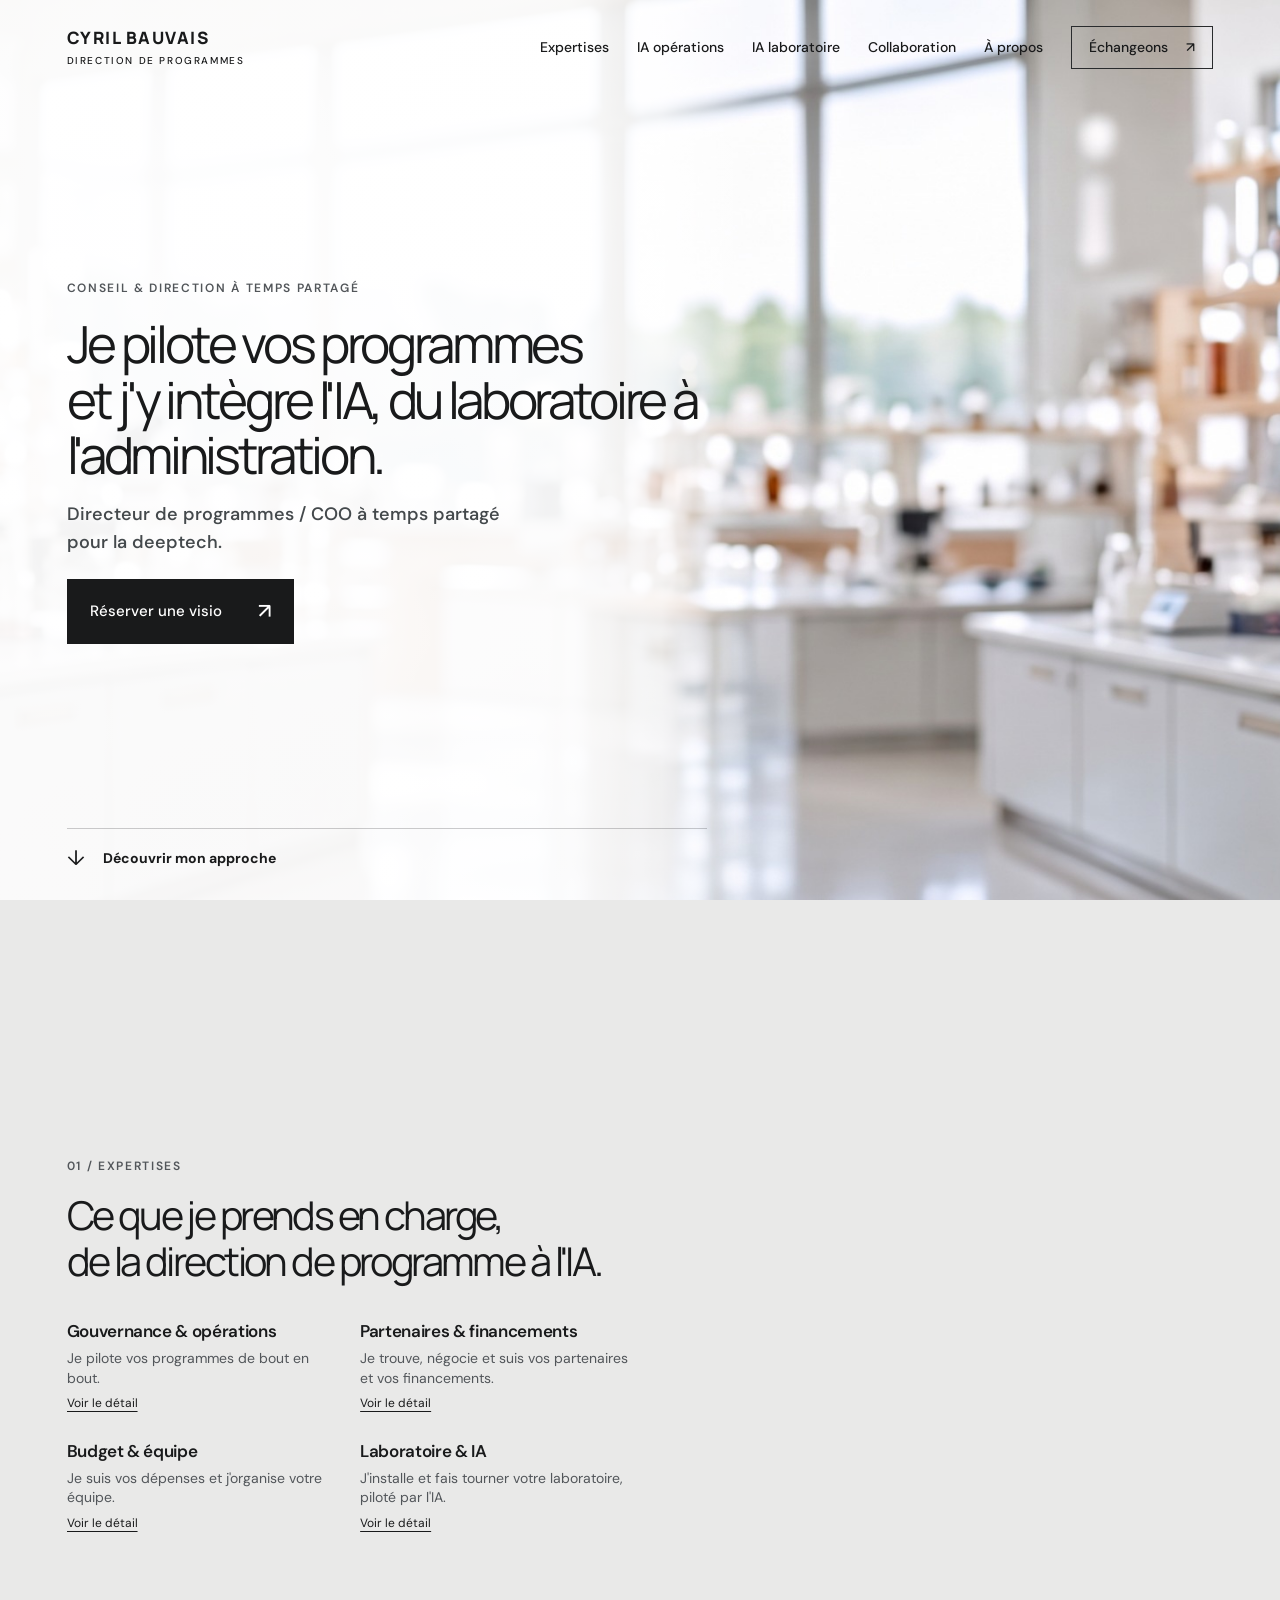
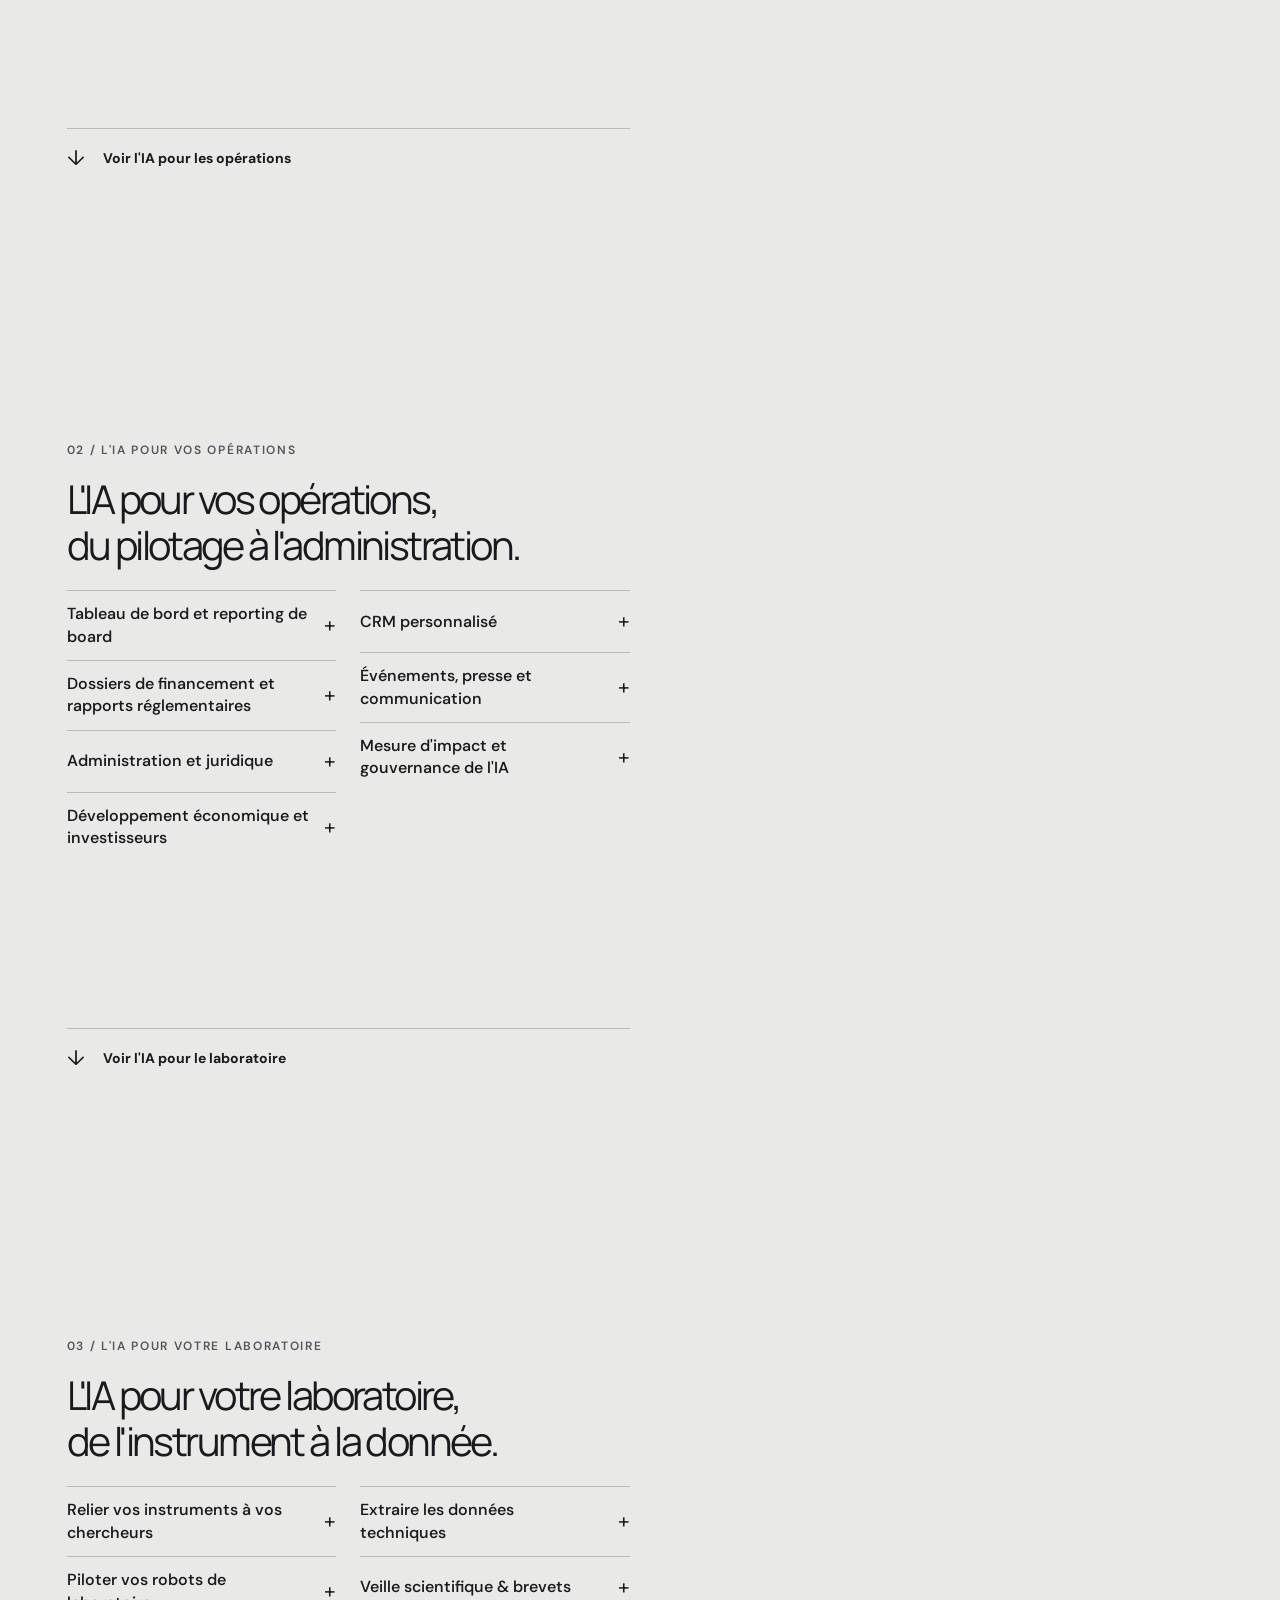
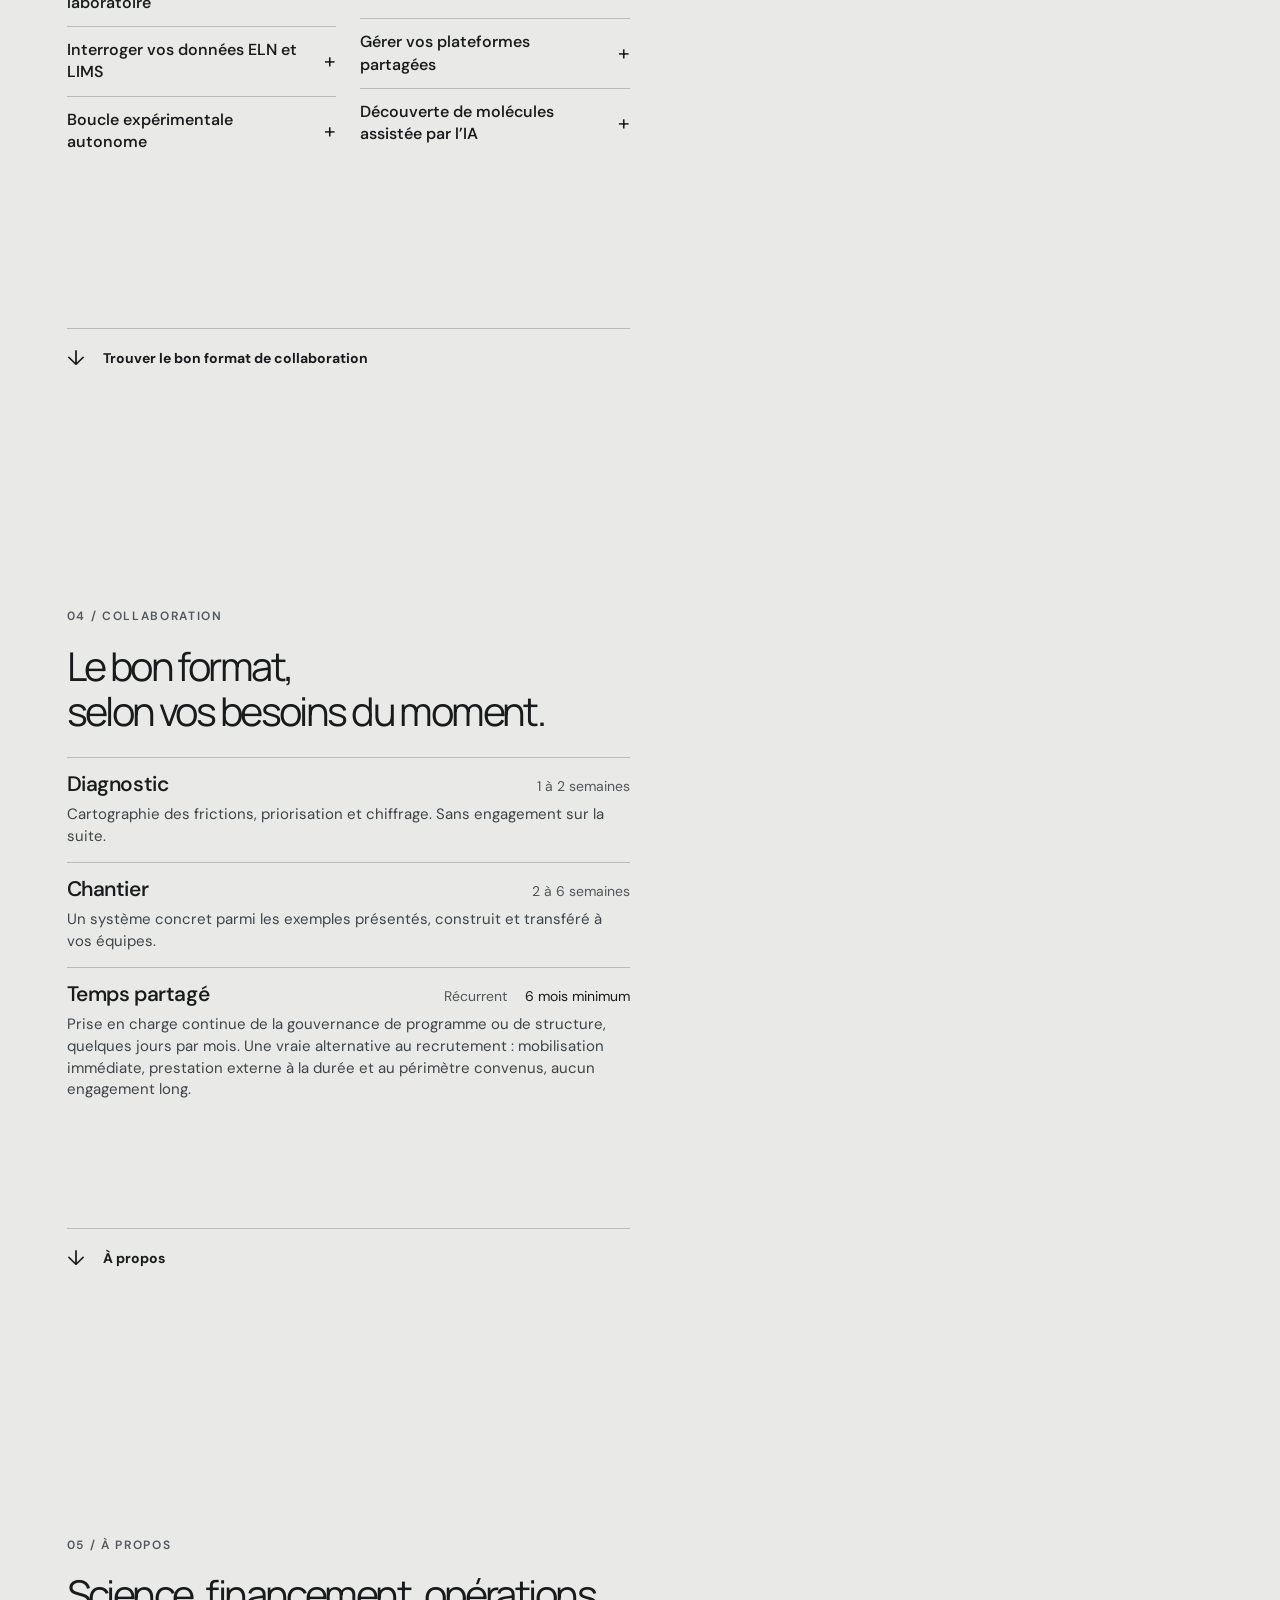
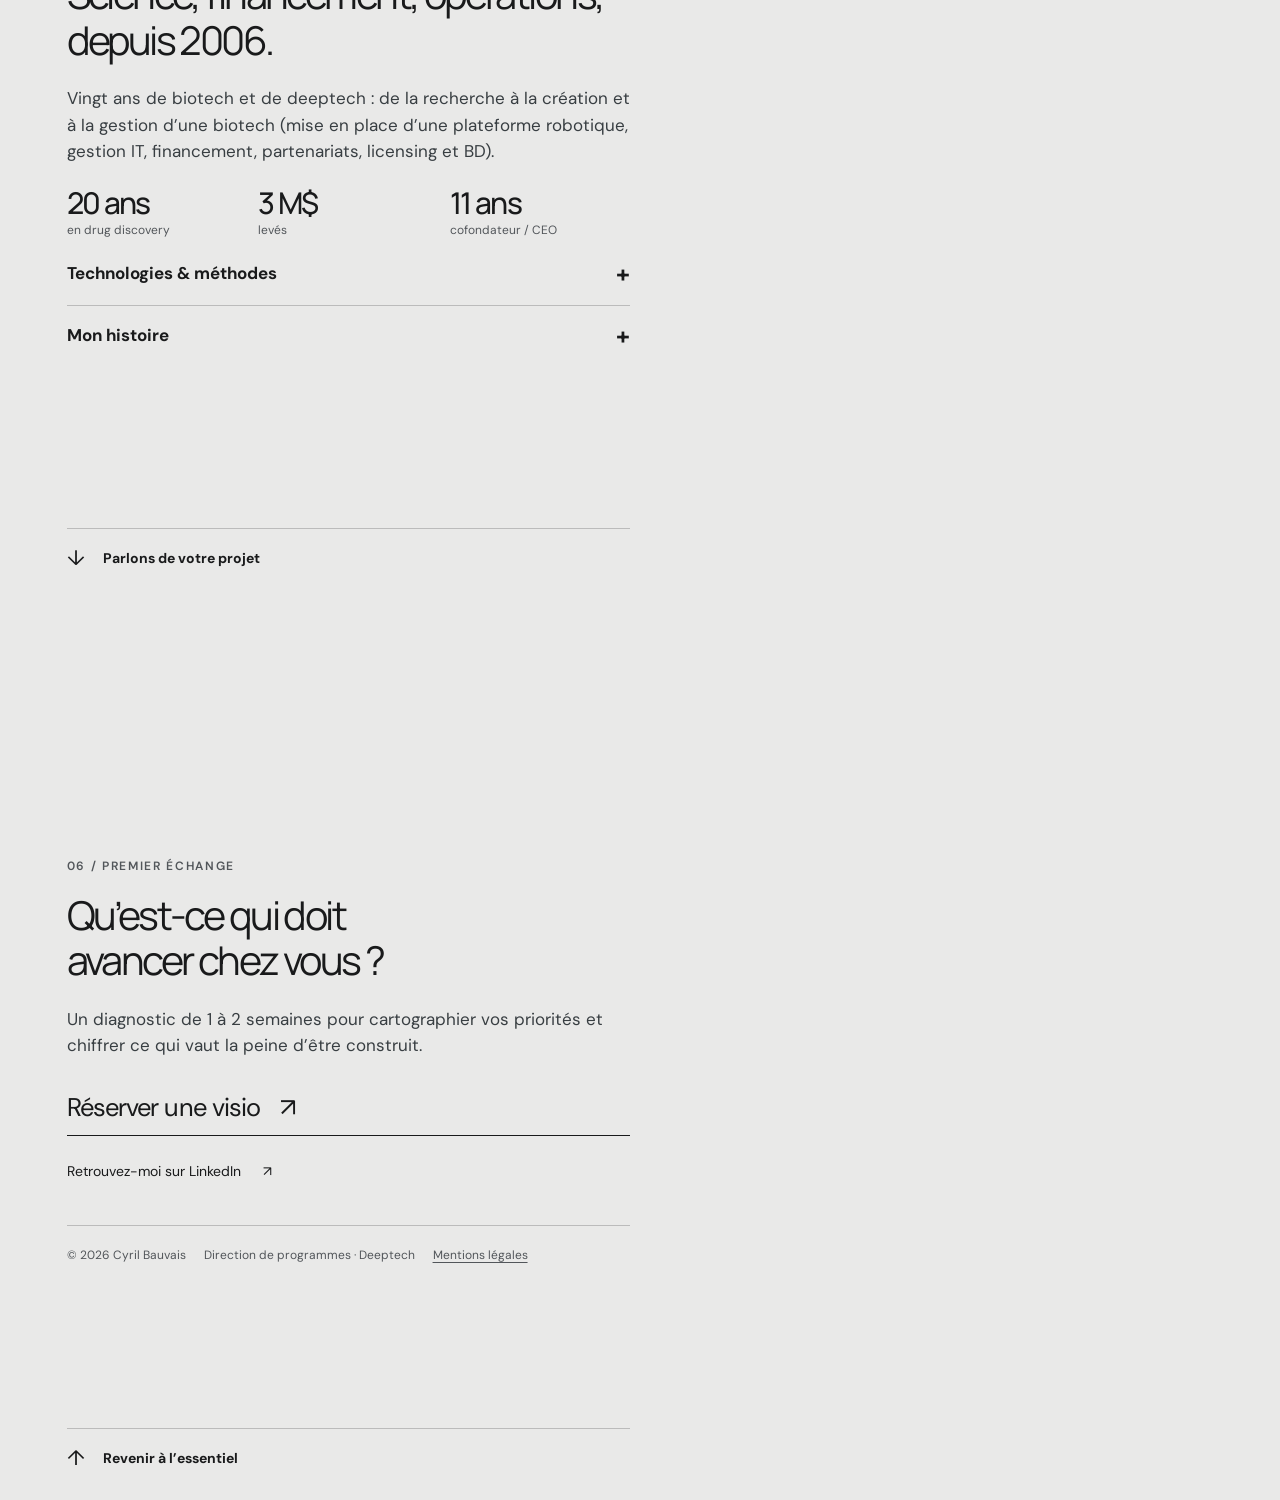
<file: index.html>
<!doctype html>
<html lang="fr">
<head>
  <meta charset="utf-8">
  <meta name="viewport" content="width=device-width, initial-scale=1">
  <meta name="theme-color" content="#eeeeec">
  <title>Cyril Bauvais : Direction de programmes pour la deeptech</title>
  <meta name="description" content="Direction de programmes à temps partagé pour la deeptech. Gouvernance, partenaires, financement et systèmes IA opérationnels. Cyril Bauvais.">
  <link rel="icon" type="image/svg+xml" href="data:image/svg+xml,%3Csvg xmlns='http://www.w3.org/2000/svg' viewBox='0 0 64 64'%3E%3Crect width='64' height='64' rx='14' fill='%23181818'/%3E%3Ctext x='32' y='41' text-anchor='middle' font-family='Arial,sans-serif' font-size='28' fill='white'%3ECB%3C/text%3E%3C/svg%3E">
  <link rel="preload" as="image" href="laboratoire-vide.jpg">
  <link rel="preload" as="image" href="mesh.webp">
  <link rel="stylesheet" href="style.css?v=61">
  <script src="app.js?v=44" defer></script>
</head>
<body>
  <a class="skip-link" href="#contenu">Aller au contenu</a>
  <div class="backdrop" aria-hidden="true"><img class="lab-background" src="laboratoire-vide.jpg" alt="" fetchpriority="high"><img class="mesh-layer" src="mesh.webp" alt=""></div>
  <header class="site-header">
    <a class="wordmark" href="#accueil" aria-label="Cyril Bauvais, accueil">CYRIL BAUVAIS<span>DIRECTION DE PROGRAMMES</span></a>
    <button class="menu-toggle" aria-expanded="false" aria-controls="navigation">Menu <span aria-hidden="true">+</span></button>
    <nav id="navigation" aria-label="Navigation principale">
      <a href="#expertises">Expertises</a><a href="#operations">IA opérations</a><a href="#laboratoire">IA laboratoire</a><a href="#formats">Collaboration</a><a href="#profil">À propos</a><a class="nav-contact" href="#contact">Échangeons <span aria-hidden="true">↗</span></a>
    </nav>
  </header>
  <main id="contenu">
<section id="accueil" class="section screen hero" aria-labelledby="accueil-title"><div class="screen-body"><div class="section-index">CONSEIL &amp; DIRECTION À TEMPS PARTAGÉ</div><h1 id="accueil-title">Je pilote vos programmes<br><em>et j'y intègre l'IA, du laboratoire à l'administration.</em></h1><p class="hero-role">Directeur de programmes / COO à temps partagé pour la deeptech.</p><a class="button" href="https://calendar.app.google/xE9YSqS28RQJyNwt6" target="_blank" rel="noopener noreferrer">Réserver une visio <span aria-hidden="true">↗</span></a></div><a class="screen-next" href="#expertises"><span class="screen-next-arrow" aria-hidden="true">↓</span><strong class="screen-next-label">Découvrir mon approche</strong></a></section>
<section id="expertises" class="section screen content-screen" aria-labelledby="expertises-title"><div class="screen-body"><div class="section-index">01 / EXPERTISES</div><h2 id="expertises-title">Ce que je prends en charge,<br><em>de la direction de programme à l'IA.</em></h2><div class="expertise-accordion">
<details class="inline-detail expertise-detail" name="details-expertises">
      <summary><span class="expertise-summary"><strong>Gouvernance &amp; opérations</strong><small>Je pilote vos programmes de bout en bout.</small></span><span class="detail-action"><span class="action-open">Voir le détail</span><span class="action-close">Réduire</span></span></summary>
      <div class="inline-detail-body"><p>Je fixe avec vous les jalons, je prépare les décisions de poursuite ou d'arrêt d'un projet et la répartition des moyens. Des agents IA collectent l'avancement de chaque équipe et alimentent un tableau de bord et le reporting au conseil d'administration, sans ressaisie.</p><p class="detail-context"><strong>Quand m'appeler :</strong> Vous lancez un programme translationnel, vous préparez un comité stratégique, ou vous devez fiabiliser vos chiffres avant une levée.</p></div>
    </details><details class="inline-detail expertise-detail" name="details-expertises">
      <summary><span class="expertise-summary"><strong>Partenaires &amp; financements</strong><small>Je trouve, négocie et suis vos partenaires et vos financements.</small></span><span class="detail-action"><span class="action-open">Voir le détail</span><span class="action-close">Réduire</span></span></summary>
      <div class="inline-detail-body"><p>Je sélectionne et pilote vos prestataires (CRO, CDMO, laboratoires académiques) et je monte vos dossiers de financement sans dilution : EIC Accelerator, subventions nationales et européennes, consortiums. L'IA surveille les appels à projets qui vous concernent et prépare les premières versions des dossiers à partir de vos données existantes.</p><p class="detail-context"><strong>Quand m'appeler :</strong> Vous cherchez un prestataire, un partenaire, ou un financement autre qu'une levée de fonds.</p></div>
    </details><details class="inline-detail expertise-detail" name="details-expertises">
      <summary><span class="expertise-summary"><strong>Budget &amp; équipe</strong><small>Je suis vos dépenses et j'organise votre équipe.</small></span><span class="detail-action"><span class="action-open">Voir le détail</span><span class="action-close">Réduire</span></span></summary>
      <div class="inline-detail-body"><p>Je suis le budget par programme ou pour toute la structure et je clarifie qui fait quoi : fiches de poste, priorités, réunions de suivi. L'IA signale une dérive de dépenses avant le dépassement et rédige les comptes rendus et les suites à donner.</p><p class="detail-context"><strong>Quand m'appeler :</strong> Le budget dérape ou les rôles ne sont plus clairs.</p></div>
    </details><details class="inline-detail expertise-detail" name="details-expertises">
      <summary><span class="expertise-summary"><strong>Laboratoire &amp; IA</strong><small>J'installe et fais tourner votre laboratoire, piloté par l'IA.</small></span><span class="detail-action"><span class="action-open">Voir le détail</span><span class="action-close">Réduire</span></span></summary>
      <div class="inline-detail-body"><p>Je mets en place les équipements, le cahier de laboratoire électronique et les flux de données. Je relie les instruments, les robots et les chercheurs pour que les expériences, les analyses et les rapports circulent sans ressaisie. L'IA aide à piloter le laboratoire au quotidien.</p><p class="detail-context"><strong>Quand m'appeler :</strong> Vous créez un laboratoire, modernisez une plateforme ou voulez relier vos équipements à vos données et à votre équipe.</p></div>
    </details>
</div></div><a class="screen-next" href="#operations"><span class="screen-next-arrow" aria-hidden="true">↓</span><strong class="screen-next-label">Voir l'IA pour les opérations</strong></a></section>
<section id="operations" class="section screen content-screen" aria-labelledby="operations-title"><div class="screen-body"><div class="section-index">02 / L'IA POUR VOS OPÉRATIONS</div><h2 id="operations-title">L'IA pour vos opérations,<br><em>du pilotage à l'administration.</em></h2><div class="application-grid"><div class="accordion-column"><details class="inline-detail" name="details-operations"><summary class="application-button">Tableau de bord et reporting de board<span class="disclosure-icon" aria-hidden="true">+</span></summary><div class="inline-detail-body"><p>Des agents collectent l'avancement des équipes et les feuilles de temps, puis alimentent un tableau de bord multi-programmes, la préparation des comités et le suivi budgétaire, avec une alerte de dérive avant le dépassement, pas après.</p></div></details>
<details class="inline-detail" name="details-operations"><summary class="application-button">Dossiers de financement et rapports réglementaires<span class="disclosure-icon" aria-hidden="true">+</span></summary><div class="inline-detail-body"><p>Les dossiers récurrents (financement non dilutif, suivi de consortium, rapports réglementaires) sont structurés à partir des données existantes, sans ressaisie, et l'IA surveille les appels à projets qui vous concernent.</p></div></details>
<details class="inline-detail" name="details-operations"><summary class="application-button">Administration et juridique<span class="disclosure-icon" aria-hidden="true">+</span></summary><div class="inline-detail-body"><p>Comptes rendus de comités, recherche dans la documentation interne par RAG en langage naturel, extraction de données de PDF et de rapports, revue assistée de contrats et de baux, veille réglementaire (RGPD, AI Act). Des workflows n8n et Make relient ces tâches à vos outils métier.</p></div></details>
<details class="inline-detail" name="details-operations"><summary class="application-button">Développement économique et investisseurs<span class="disclosure-icon" aria-hidden="true">+</span></summary><div class="inline-detail-body"><p>Cartographie de l'écosystème, veille des levées de fonds et des implantations, mise en relation entre start-ups et investisseurs, préparation des rendez-vous.</p></div></details></div><div class="accordion-column"><details class="inline-detail" name="details-operations"><summary class="application-button">CRM personnalisé<span class="disclosure-icon" aria-hidden="true">+</span></summary><div class="inline-detail-body"><p>Un CRM adapté à vos processus centralise le suivi de vos partenaires, clients, collaborateurs, investisseurs et des sociétés hébergées si vous en accueillez. L'IA prépare les comptes rendus, repère les relances à faire et fait remonter les prochains jalons.</p></div></details>
<details class="inline-detail" name="details-operations"><summary class="application-button">Événements, presse et communication<span class="disclosure-icon" aria-hidden="true">+</span></summary><div class="inline-detail-body"><p>Programmation, mise en relation des participants, synthèses, veille médias, premiers jets de communiqués et de publications.</p></div></details>
<details class="inline-detail" name="details-operations"><summary class="application-button">Mesure d'impact et gouvernance de l'IA<span class="disclosure-icon" aria-hidden="true">+</span></summary><div class="inline-detail-body"><p>Indicateurs et rapport d'activité alimentés automatiquement. Cartographie des usages de l'IA, classification des risques au regard de l'AI Act, charte d'usage et formation des équipes. Déploiement sur une infrastructure maîtrisée, avec des modèles ouverts ou un cloud européen et un cloisonnement des données sensibles.</p></div></details></div></div></div><a class="screen-next" href="#laboratoire"><span class="screen-next-arrow" aria-hidden="true">↓</span><strong class="screen-next-label">Voir l'IA pour le laboratoire</strong></a></section>
<section id="laboratoire" class="section screen content-screen" aria-labelledby="laboratoire-title"><div class="screen-body"><div class="section-index">03 / L'IA POUR VOTRE LABORATOIRE</div><h2 id="laboratoire-title">L'IA pour votre laboratoire,<br><em>de l'instrument à la donnée.</em></h2><div class="application-grid"><div class="accordion-column"><details class="inline-detail" name="details-laboratoire"><summary class="application-button">Relier vos instruments à vos chercheurs<span class="disclosure-icon" aria-hidden="true">+</span></summary><div class="inline-detail-body"><p>Les images ou mesures d'un instrument, notamment en imagerie cellulaire à haut contenu (HCS), partent à l'analyse pendant l'acquisition. Une analyse d'images par deep learning peut extraire les résultats, que les chercheurs voient arriver sur leur poste au lieu d'attendre un traitement par lots.</p></div></details>
<details class="inline-detail" name="details-laboratoire"><summary class="application-button">Piloter vos robots de laboratoire<span class="disclosure-icon" aria-hidden="true">+</span></summary><div class="inline-detail-body"><p>Le biologiste décrit l'expérience voulue et la programmation du robot est générée automatiquement, sans attendre un automaticien.</p></div></details>
<details class="inline-detail" name="details-laboratoire"><summary class="application-button">Interroger vos données ELN et LIMS<span class="disclosure-icon" aria-hidden="true">+</span></summary><div class="inline-detail-body"><p>Mise en place d'un ELN (cahier de laboratoire électronique), connexion de vos équipements de laboratoire, interrogation des données en langage naturel et génération des rapports d'expérience, sans exposer vos données à un tiers.</p></div></details><details class="inline-detail" name="details-laboratoire"><summary class="application-button">Boucle expérimentale autonome<span class="disclosure-icon" aria-hidden="true">+</span></summary><div class="inline-detail-body"><p>Je relie la conception des expériences, les robots et l’analyse des résultats dans une boucle design-make-test-analyze. Les données d’un cycle orientent les expériences du suivant, avec validation par les chercheurs.</p></div></details></div><div class="accordion-column"><details class="inline-detail" name="details-laboratoire"><summary class="application-button">Extraire les données techniques<span class="disclosure-icon" aria-hidden="true">+</span></summary><div class="inline-detail-body"><p>Structurer automatiquement les résultats issus de PDF d'essais ou de rapports fournisseurs.</p></div></details>
<details class="inline-detail" name="details-laboratoire"><summary class="application-button">Veille scientifique &amp; brevets<span class="disclosure-icon" aria-hidden="true">+</span></summary><div class="inline-detail-body"><p>Des agents LLM filtrent les publications et les brevets, puis remontent ce qui compte réellement pour le programme.</p></div></details>
<details class="inline-detail" name="details-laboratoire"><summary class="application-button">Gérer vos plateformes partagées<span class="disclosure-icon" aria-hidden="true">+</span></summary><div class="inline-detail-body"><p>Planning d'accès, facturation, suivi de l'usage des équipements et analyse des données produites, y compris entre plusieurs organisations.</p></div></details><details class="inline-detail" name="details-laboratoire"><summary class="application-button">Découverte de molécules assistée par l’IA<span class="disclosure-icon" aria-hidden="true">+</span></summary><div class="inline-detail-body"><p>Modélisation moléculaire, chémoinformatique, docking et criblage virtuel pour prioriser les candidats. L’IA générative peut proposer de nouvelles molécules à évaluer selon les objectifs du programme.</p></div></details></div></div></div><a class="screen-next" href="#formats"><span class="screen-next-arrow" aria-hidden="true">↓</span><strong class="screen-next-label">Trouver le bon format de collaboration</strong></a></section>
<section id="formats" class="section screen" aria-labelledby="formats-title"><div class="screen-body"><div class="section-index">04 / COLLABORATION</div><h2 id="formats-title">Le bon format,<br><em>selon vos besoins du moment.</em></h2><div class="compact-offers">
  <article class="compact-offer"><div class="compact-offer-heading"><h3>Diagnostic</h3><div class="offer-terms"><small>1 à 2 semaines</small></div></div><p>Cartographie des frictions, priorisation et chiffrage. Sans engagement sur la suite.</p></article>
  <article class="compact-offer"><div class="compact-offer-heading"><h3>Chantier</h3><div class="offer-terms"><small>2 à 6 semaines</small></div></div><p>Un système concret parmi les exemples présentés, construit et transféré à vos équipes.</p></article>
  <article class="compact-offer"><div class="compact-offer-heading"><h3>Temps partagé</h3><div class="offer-terms"><small>Récurrent</small><span class="offer-price">6 mois minimum</span></div></div><p>Prise en charge continue de la gouvernance de programme ou de structure, quelques jours par mois. Une vraie alternative au recrutement : mobilisation immédiate, prestation externe à la durée et au périmètre convenus, aucun engagement long.</p></article>
</div></div><a class="screen-next" href="#profil"><span class="screen-next-arrow" aria-hidden="true">↓</span><strong class="screen-next-label">À propos</strong></a></section>
<section id="profil" class="section screen" aria-labelledby="profil-title"><div class="screen-body"><div class="section-index">05 / À PROPOS</div><h2 id="profil-title">Science, financement, opérations,<br><em>depuis 2006.</em></h2><p class="section-lead">Vingt ans de biotech et de deeptech : de la recherche à la création et à la gestion d’une biotech (mise en place d’une plateforme robotique, gestion IT, financement, partenariats, licensing et BD).</p><div class="credentials profile-metrics"><div><strong>20 ans</strong><span>en drug discovery</span></div><div><strong>3 M$</strong><span>levés</span></div><div><strong>11 ans</strong><span>cofondateur / CEO</span></div></div><details class="inline-detail profile-detail profile-tech" name="details-profil"><summary class="application-button">Technologies &amp; méthodes<span class="disclosure-icon" aria-hidden="true">+</span></summary><div class="inline-detail-body"><p><strong>Agents &amp; LLM :</strong> agents IA avec Claude, Claude Code, OpenAI et Codex, orchestration multi-agents, MCP, RAG, fine-tuning, évaluation, sécurité des LLM, LLMOps, modèles souverains (Mistral), modèles ouverts auto-hébergés, OCR, transcription, n8n, Make.</p><p><strong>Laboratoire :</strong> ELN (eLabFTW, Benchling), LIMS, robots, imagerie cellulaire à haut contenu (HCS), données FAIR, pipelines, chémoinformatique, modélisation moléculaire, docking, QSAR, criblage virtuel et bioinformatique.</p><p><strong>Plateforme :</strong> Python, API REST, Docker, Google Cloud, AWS, OVH, cloud européen, cloisonnement des données sensibles, RGPD, AI Act, CRM.</p></div></details><details class="inline-detail profile-detail profile-history" name="details-profil"><summary class="application-button">Mon histoire<span class="disclosure-icon" aria-hidden="true">+</span></summary><div class="inline-detail-body"><p>Chercheur en modélisation moléculaire, puis cofondateur et dirigeant d’une deeptech pendant onze ans, j’ai porté la science, le financement et les opérations en même temps : partenariats, licences, levées de fonds, développement international. Depuis 2024 et encore aujourd’hui : direction opérationnelle de programmes biotech.</p></div></details></div><a class="screen-next" href="#contact"><span class="screen-next-arrow" aria-hidden="true">↓</span><strong class="screen-next-label">Parlons de votre projet</strong></a></section>
<section id="contact" class="section screen" aria-labelledby="contact-title"><div class="screen-body"><div class="section-index">06 / PREMIER ÉCHANGE</div><h2 id="contact-title">Qu’est-ce qui doit<br><em>avancer chez vous ?</em></h2><p class="section-lead">Un diagnostic de 1 à 2 semaines pour cartographier vos priorités et chiffrer ce qui vaut la peine d’être construit.</p><a class="contact-email" href="https://calendar.app.google/xE9YSqS28RQJyNwt6" target="_blank" rel="noopener noreferrer">Réserver une visio <span aria-hidden="true">↗</span></a><a class="linkedin" href="https://www.linkedin.com/in/cyrilbauvais" target="_blank" rel="noopener noreferrer">Retrouvez-moi sur LinkedIn <span aria-hidden="true">↗</span></a><footer><span>© 2026 Cyril Bauvais</span><span>Direction de programmes · Deeptech</span><a class="legal-link" href="mentions-legales.html">Mentions légales</a></footer></div><a class="screen-next" href="#accueil"><span class="screen-next-arrow" aria-hidden="true">↑</span><strong class="screen-next-label">Revenir à l’essentiel</strong></a></section>
</main>

  <div class="reading-progress" aria-hidden="true"><span></span></div>
</body>
</html>
</file>
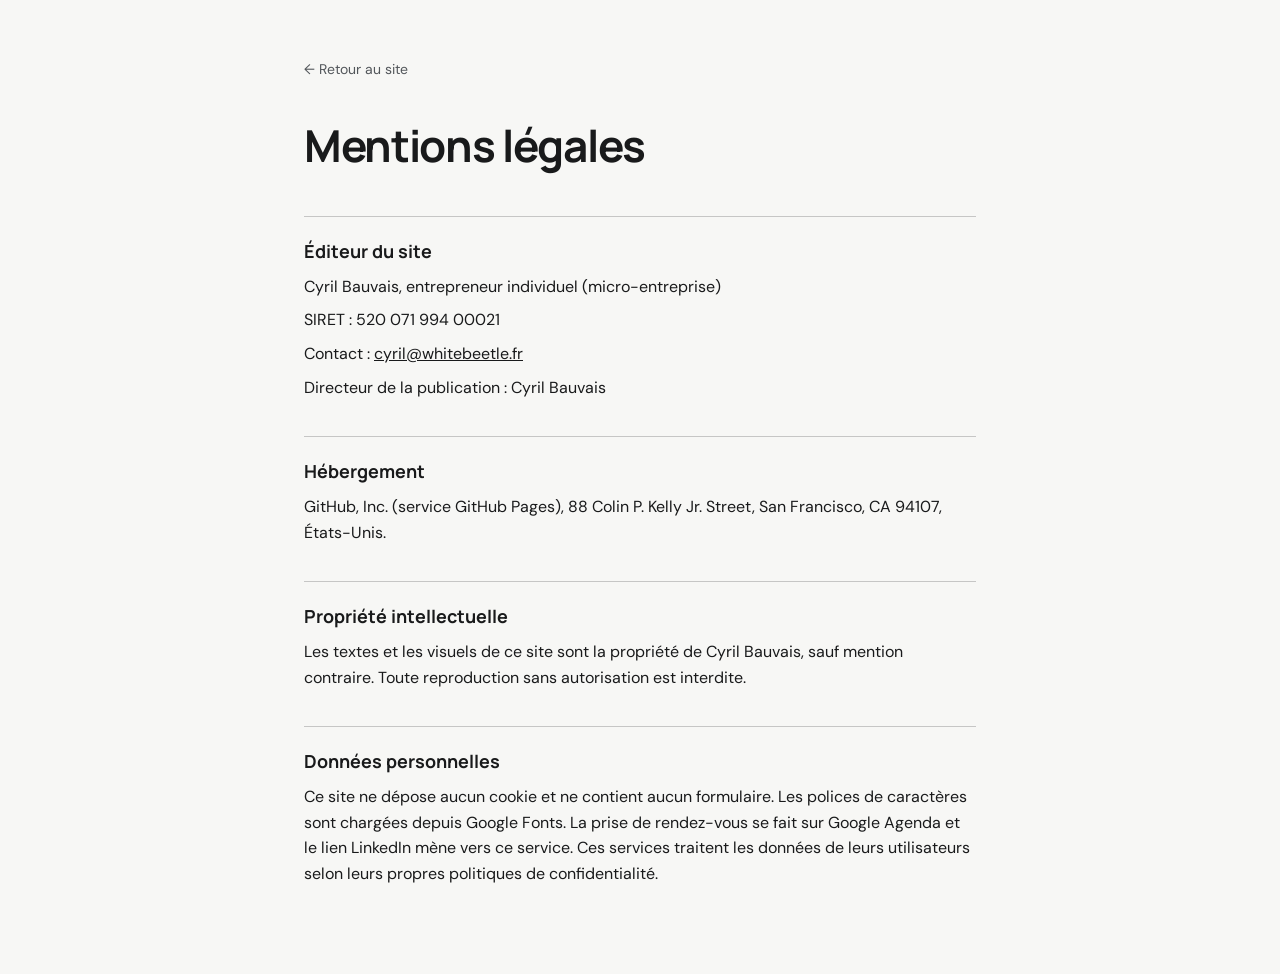
<file: mentions-legales.html>
<!doctype html>
<html lang="fr">
<head>
  <meta charset="utf-8">
  <meta name="viewport" content="width=device-width, initial-scale=1">
  <meta name="robots" content="noindex">
  <title>Mentions légales : Cyril Bauvais</title>
  <link rel="icon" type="image/svg+xml" href="data:image/svg+xml,%3Csvg xmlns='http://www.w3.org/2000/svg' viewBox='0 0 64 64'%3E%3Crect width='64' height='64' rx='14' fill='%23181818'/%3E%3Ctext x='32' y='41' text-anchor='middle' font-family='Arial,sans-serif' font-size='28' fill='white'%3ECB%3C/text%3E%3C/svg%3E">
  <style>
    @import url('https://fonts.googleapis.com/css2?family=DM+Sans:wght@400;500;700&family=Manrope:wght@600;700&display=swap');
    :root { --ink: #191a1b; --muted: #52565a; --line: rgba(25, 26, 27, .22); }
    * { box-sizing: border-box; }
    body { margin: 0; background: #f7f7f5; color: var(--ink); font: 16px/1.6 "DM Sans", system-ui, sans-serif; }
    main { max-width: 720px; margin: 0 auto; padding: 56px 24px 80px; }
    .back { font-size: 14px; color: var(--muted); text-decoration: none; }
    .back:hover { color: var(--ink); }
    h1 { font-family: Manrope, sans-serif; font-weight: 700; font-size: clamp(30px, 6vw, 44px); letter-spacing: -.03em; margin: 28px 0 8px; }
    h2 { font-family: Manrope, sans-serif; font-weight: 700; font-size: 18px; margin: 36px 0 8px; padding-top: 20px; border-top: 1px solid var(--line); }
    p { margin: 0 0 8px; }
    .todo { background: #fff3cd; padding: 0 4px; }
    a { color: var(--ink); }
  </style>
</head>
<body>
  <main>
    <a class="back" href="./">← Retour au site</a>
    <h1>Mentions légales</h1>

    <h2>Éditeur du site</h2>
    <p>Cyril Bauvais, entrepreneur individuel (micro-entreprise)</p>
    <p>SIRET : 520 071 994 00021</p>
    <p>Contact : <a href="mailto:cyril@whitebeetle.fr">cyril@whitebeetle.fr</a></p>
    <p>Directeur de la publication : Cyril Bauvais</p>

    <h2>Hébergement</h2>
    <p>GitHub, Inc. (service GitHub Pages), 88 Colin P. Kelly Jr. Street, San Francisco, CA 94107, États-Unis.</p>

    <h2>Propriété intellectuelle</h2>
    <p>Les textes et les visuels de ce site sont la propriété de Cyril Bauvais, sauf mention contraire. Toute reproduction sans autorisation est interdite.</p>

    <h2>Données personnelles</h2>
    <p>Ce site ne dépose aucun cookie et ne contient aucun formulaire. Les polices de caractères sont chargées depuis Google Fonts. La prise de rendez-vous se fait sur Google Agenda et le lien LinkedIn mène vers ce service. Ces services traitent les données de leurs utilisateurs selon leurs propres politiques de confidentialité.</p>
  </main>
</body>
</html>
</file>
<file: style.css>
@import url('https://fonts.googleapis.com/css2?family=DM+Sans:wght@400;450;500;550;600;650;700&family=Manrope:wght@400;500;600;650;700;750;800&display=swap');
:root{--ink:#191a1b;--muted:#52565a;--line:rgba(25,26,27,.22);--left:clamp(28px,5.2vw,108px);--content:min(44vw,660px)}
*{box-sizing:border-box}html{scroll-behavior:smooth;scroll-padding-top:105px}body{margin:0;color:var(--ink);font-family:'DM Sans',Arial,sans-serif;line-height:1.65;background:#e9e9e8}a{color:inherit;text-decoration:none}button{font:inherit}a,button,summary{-webkit-tap-highlight-color:transparent}a:focus-visible,button:focus-visible,summary:focus-visible{outline:2px solid var(--ink);outline-offset:6px}::selection{background:#242629;color:#fff}.backdrop{position:fixed;inset:0;z-index:-2;pointer-events:none;overflow:hidden;background:#e9e9e8}.backdrop img{width:100%;height:100%;object-fit:cover;object-position:32% center;filter:grayscale(1) contrast(.82) brightness(1.03);transform:translateX(12vw)}.site-header{position:fixed;inset:0 0 auto;z-index:20;display:flex;align-items:center;justify-content:space-between;gap:20px;padding:26px var(--left);background:transparent;border-bottom:1px solid transparent;transition:padding .3s,border-color .3s}.site-header.scrolled{padding-top:17px;padding-bottom:17px;border-color:var(--line)}.wordmark{font-family:'Manrope',Arial,sans-serif;letter-spacing:.09em;font-size:17px;font-weight:800;line-height:1.35;white-space:nowrap}.wordmark span{display:block;font:500 10px/1.6 'DM Sans',Arial,sans-serif;letter-spacing:.16em;margin-top:3px}nav{display:flex;align-items:center;gap:clamp(16px,2.2vw,40px);font-size:14px;font-weight:500}nav a{position:relative;padding:5px 0}nav a:not(.nav-contact):after{content:'';position:absolute;bottom:0;left:0;width:0;height:1px;background:currentColor;transition:width .2s}nav a:hover:after,nav a[aria-current]:after{width:100%}.nav-contact{border:1px solid #292b2d;padding:9px 17px;display:flex;gap:18px}.nav-contact:hover{background:var(--ink);color:white}.menu-toggle{display:none}.section{width:var(--content);margin-left:var(--left);padding:100px 0 105px;border-top:1px solid var(--line);scroll-margin-top:0}.hero{width:min(50vw,740px);min-height:100svh;border:0;display:flex;flex-direction:column;justify-content:center;align-items:flex-start;padding-top:155px;padding-bottom:45px}.eyebrow,.section-index{font-size:12px;font-weight:600;letter-spacing:.14em;line-height:1.6}.eyebrow{display:flex;align-items:center;gap:14px;margin-bottom:28px}.hairline{display:block;width:30px;height:1px;background:#25282b}h1,h2,h3,p{margin-top:0}h1,h2{font-family:'Manrope',Arial,sans-serif;font-weight:600;letter-spacing:-.065em}h1{font-size:clamp(52px,5.1vw,82px);line-height:1.08;margin-bottom:24px}em{font-family:Georgia,'Times New Roman',serif;font-weight:400;letter-spacing:-.055em}h1 em{font-size:1.04em}h2{font-size:clamp(36px,3.5vw,55px);line-height:1.15;margin:22px 0 30px}h3{font-size:19px;font-weight:600;line-height:1.4;letter-spacing:-.02em;margin-bottom:8px}.hero-role{font-size:18px;font-weight:550;line-height:1.55;margin-bottom:18px}.intro{font-size:17px;max-width:440px;line-height:1.7;color:#44494c;margin-bottom:28px}.button{display:inline-flex;gap:36px;align-items:center;background:var(--ink);color:white;padding:15px 23px;font-size:15px;font-weight:500;transition:background .2s,transform .2s}.button:hover{background:#383c40;transform:translateY(-2px)}.button span{font-size:21px}.scroll-link{display:flex;gap:21px;font-size:13px;margin-top:42px}.scroll-link:hover{text-decoration:underline;text-underline-offset:5px}.section-index{color:var(--muted)}blockquote{font-family:Georgia,'Times New Roman',serif;font-size:25px;font-style:italic;line-height:1.45;margin:0 0 36px;padding:0}.expertise-list article{display:flex;gap:24px;padding:24px 0;border-top:1px solid var(--line)}.item-index{font-size:12px;letter-spacing:.04em;margin-top:4px;color:var(--muted)}.expertise-list p,.bio p{font-size:16px;color:#3e4448;margin-bottom:0}.subheading{margin-top:42px;margin-bottom:20px}.situations{list-style:none;padding:0;margin:0}.situations li{position:relative;padding-left:20px;margin-bottom:13px;font-size:16px;line-height:1.6;color:#363c40}.situations li:before{content:'•';position:absolute;left:0;top:0;color:#65676a}.section-lead{font-size:18px;line-height:1.7;max-width:570px;margin-bottom:30px;color:#383e42}.applications-list{border-top:1px solid var(--line)}details{border-bottom:1px solid var(--line)}summary{list-style:none;display:flex;justify-content:space-between;gap:15px;padding:19px 0;cursor:pointer;font-size:17px;font-weight:550;line-height:1.5}summary::-webkit-details-marker{display:none}summary span{font-size:23px;font-weight:400;line-height:1;transition:transform .2s}details[open] summary span{transform:rotate(45deg)}details p{font-size:16px;line-height:1.7;color:#3e4448;margin:0;padding:0 30px 23px 0}.offers{margin-top:32px}.offer{padding:22px 0 24px;border-top:1px solid var(--line)}.offer:last-child{border-bottom:1px solid var(--line)}.offer-heading{display:flex;justify-content:space-between;align-items:baseline}.offer-heading h3{font-size:24px}.offer-heading>span{font-size:12px;color:var(--muted)}.offer p{font-size:16px;max-width:480px;color:#3e4448;margin:10px 0 17px}.offer-meta{display:flex;justify-content:space-between;gap:18px;font-size:14px}.offer-meta strong{font-weight:600}.closing-note{font-family:Georgia,serif;font-style:italic;font-size:21px;line-height:1.6;border-left:1px solid #6d7377;padding-left:22px;margin:36px 0 0}.credentials{display:grid;grid-template-columns:1fr 1fr;gap:20px;padding:25px 0 30px;margin:30px 0 36px;border-top:1px solid var(--line);border-bottom:1px solid var(--line)}.credentials strong{display:block;font-family:'Manrope',sans-serif;font-size:clamp(34px,3.1vw,49px);font-weight:500;letter-spacing:-.055em;line-height:1.4}.credentials span{font-size:13px;color:var(--muted)}.bio p{margin-bottom:19px}.bio .qualifications{font-size:14px;border-top:1px solid var(--line);padding-top:22px;margin-top:30px}.contact{min-height:80vh;padding-bottom:24px;display:flex;flex-direction:column;align-items:flex-start}.contact-email{display:flex;align-items:center;gap:20px;border-bottom:1px solid var(--ink);font-size:clamp(19px,2vw,29px);letter-spacing:-.035em;padding:6px 0}.contact-email:hover{opacity:.6}.linkedin{display:flex;gap:22px;margin-top:24px;font-size:14px}.linkedin:hover{text-decoration:underline;text-underline-offset:5px}footer{margin-top:115px;padding-top:20px;border-top:1px solid var(--line);width:100%;display:flex;flex-wrap:wrap;gap:6px 18px;font-size:12px;color:var(--muted)}footer a{margin-left:auto;font-size:18px;color:var(--ink)}.reading-progress{position:fixed;bottom:0;left:0;height:2px;width:100%;z-index:30}.reading-progress span{display:block;height:100%;width:0;background:var(--ink)}.skip-link{position:fixed;top:-100px;left:12px;z-index:50;background:white;padding:12px}.skip-link:focus{top:12px}
@media(min-aspect-ratio:19/10){.backdrop img{object-position:center 25%}}
@media(min-width:1800px){:root{--content:min(44vw,760px)}.hero{width:min(50vw,830px);padding-top:160px}.intro{max-width:520px}.hero-role{font-size:22px}.intro{font-size:20px}h1{font-size:94px}}
@media(max-width:1050px){:root{--left:36px;--content:50vw}nav{gap:18px;font-size:13px}.wordmark{font-size:15px}.wordmark span{font-size:9px}.nav-contact{padding:8px 12px}h1{font-size:59px}.section{padding-top:80px;padding-bottom:85px}.hero{width:55vw;padding-top:150px;min-height:100svh}h2{font-size:40px}.eyebrow{font-size:11px}}
@media(max-width:760px){:root{--left:26px;--content:calc(100% - 52px)}html{scroll-padding-top:90px}.site-header{padding:20px 26px;align-items:center}.site-header.scrolled{padding:15px 26px}.wordmark{font-size:15px}.wordmark span{font-size:9px}.menu-toggle{display:flex;align-items:center;gap:12px;background:transparent;border:0;padding:8px 0 8px 12px;font-size:14px}.menu-toggle span{font-size:22px}nav{display:none;position:absolute;left:0;right:0;top:100%;background:#f1f1effa;backdrop-filter:blur(18px);padding:20px 26px 26px;border-bottom:1px solid var(--line);align-items:stretch;flex-direction:column;gap:12px;font-size:16px}nav.open{display:flex}.nav-contact{justify-content:space-between;padding:12px;margin-top:6px}.backdrop img{object-position:68% center;opacity:1}.hero{width:var(--content);min-height:100svh;padding-top:142px;padding-bottom:40px}.eyebrow{font-size:10px;letter-spacing:.1em;margin-bottom:26px;gap:10px}h1{font-size:clamp(44px,10.2vw,67px);line-height:1.11;letter-spacing:-.06em;margin-bottom:28px}.hero-role{font-size:17px}.intro{font-size:16px;max-width:430px}.button{padding:13px 19px;gap:23px}.scroll-link{margin-top:34px}.section{padding-top:67px;padding-bottom:72px}.hero{padding-top:140px}.section-index{font-size:11px}h2{font-size:clamp(34px,8vw,46px);margin-bottom:25px}.section-lead{font-size:17px}.expertise-list article{gap:16px}.offer-meta{flex-wrap:wrap}.contact{padding-bottom:24px;min-height:75svh}.contact-email{font-size:clamp(18px,5.3vw,28px);gap:12px}footer{margin-top:80px;flex-direction:column;position:relative;padding-right:30px}footer a{position:absolute;right:0;top:18px}.credentials{gap:15px}.credentials span{font-size:12px}.closing-note{font-size:20px}}
@media(prefers-reduced-motion:reduce){html{scroll-behavior:auto}*,*:before,*:after{transition:none!important}}

/* The wash ends to the left of the portrait, following the cover crop. */
.backdrop::after {
  content: '';
  position: absolute;
  inset: 0 auto 0 0;
  width: max(0px, calc(32vw + 38vh));
  background: linear-gradient(90deg, rgba(255,255,255,.95) 0%, rgba(255,255,255,.93) 76%, rgba(255,255,255,.78) 88%, rgba(255,255,255,0) 100%);
}
@media (min-aspect-ratio: 19/10) {
  .backdrop::after { width: 51vw; }
}
@media (max-width: 760px) {
  /* Keep the portrait clear above the reading area on narrow screens. */
  body { background: #fafafa; }
  .backdrop { position: absolute; top: 76px; height: 50vw; min-height: 190px; bottom: auto; }
  .backdrop img { object-position: center; }
  .backdrop::after { width: 44%; }
  .site-header { background: #fafafa; }
  .hero { min-height: auto; padding-top: calc(max(50vw, 190px) + 112px); }
}

/* Six viewport-sized chapters, with a transition anchored at the bottom. */
html { scroll-snap-type: y mandatory; scroll-padding-top: 0; }
.section.screen {
  height: 100svh; min-height: 0; padding: 112px 0 24px;
  display: grid; grid-template-rows: minmax(0, 1fr) auto; gap: 18px;
  border: 0; scroll-snap-align: start; scroll-snap-stop: always;
}
.screen-body { min-height: 0; overflow-x: hidden; overflow-y: auto; overscroll-behavior-x: none; overscroll-behavior-y: contain; touch-action: pan-y; scrollbar-width: none; align-self: center; width: 100%; max-width: 100%; max-height: 100%; }
.screen-body::-webkit-scrollbar { display: none; }
.screen h1 { font-size: clamp(44px, 4.6vw, 72px); margin: 18px 0; }
.hero .screen-body { max-width: 760px; }
.hero h1 { font-size: clamp(38px, 4vw, 62px); line-height: 1.09; }
.hero .hero-role { max-width: 470px; margin: 0 0 22px; font-size: 18px; color: #44494c; }
.screen h2 { font-size: clamp(32px, 3.1vw, 47px); margin: 17px 0 22px; }
.screen .section-lead { font-size: 17px; line-height: 1.55; margin-bottom: 22px; }
.screen .intro { margin-bottom: 22px; }
.screen blockquote { font-size: 22px; margin-bottom: 24px; }
.screen-next { display: flex; align-items: center; justify-content: flex-start; gap: 18px; min-height: 44px; width: 100%; padding: 12px 0 0; border-top: 1px solid var(--line); font-size: 14px; }
.screen-next .screen-next-arrow { display: inline-block; animation: nav-arrow-pulse 1.9s ease-in-out infinite; }
.screen-next .screen-next-arrow { font-size: 21px; transform-origin: center; }
.screen-next .screen-next-label { display: inline-block; font-size: inherit; font-weight: 700; line-height: 1.4; }
@keyframes nav-arrow-pulse {
  0%, 100% { transform: scale(1); opacity: .65; }
  50% { transform: scale(1.16); opacity: 1; }
}
.screen-next:hover { text-decoration: underline; text-underline-offset: 5px; }
.compact-grid { display: grid; grid-template-columns: 1fr 1fr; gap: 20px 24px; }
.compact-grid article { padding-top: 12px; border-top: 1px solid var(--line); }
.compact-grid h3 { font-size: 17px; margin-bottom: 7px; }
.compact-grid p { font-size: 16px; line-height: 1.45; margin-bottom: 0; }
.expertise-accordion { display: grid; grid-template-columns: 1fr 1fr; column-gap: 24px; align-items: start; }
.expertise-detail { border-top: 1px solid var(--line); }
.expertise-detail > summary { min-height: 104px; padding: 14px 0; flex-direction: column; justify-content: center; align-items: flex-start; gap: 8px; }
.expertise-summary { display: block; min-width: 0; }
.expertise-summary strong { display: block; font-size: 17px; font-weight: 600; line-height: 1.35; letter-spacing: -.02em; }
.expertise-summary small { display: block; margin-top: 6px; color: var(--muted); font-size: 14px; font-weight: 400; line-height: 1.4; }
.expertise-detail .inline-detail-body { padding-top: 4px; }
.expertise-detail .detail-context { color: var(--muted); }
.expertise-detail .detail-context strong { color: var(--ink); font-weight: 600; }
.detail-action { display: block; color: var(--ink); font-size: 12px !important; font-weight: 600; line-height: 1.3 !important; text-decoration: underline; text-underline-offset: 4px; }
.detail-action .action-close { display: none; }
.expertise-detail[open] .detail-action .action-open { display: none; }
.expertise-detail[open] .detail-action .action-close { display: inline; }
.expertise-detail > summary:hover .expertise-summary strong { text-decoration: underline; text-underline-offset: 4px; }
.detail-link { display: flex; align-items: center; justify-content: space-between; gap: 16px; width: 100%; padding: 13px 0; margin-top: 18px; background: none; border: 0; border-bottom: 1px solid var(--line); color: inherit; text-align: left; cursor: pointer; font-size: 14px; }
.detail-link:hover, .application-button:hover, .compact-offers summary:hover { background: rgba(255,255,255,.45); }
.detail-link span { font-size: 21px; }
.application-grid { display: grid; grid-template-columns: 1fr 1fr; column-gap: 24px; }
.application-button { display: flex; justify-content: space-between; gap: 14px; align-items: center; min-height: 62px; padding: 12px 0; color: inherit; border: 0; border-top: 1px solid var(--line); background: none; font-size: 16px; line-height: 1.4; text-align: left; cursor: pointer; }
.application-button span { font-size: 20px; flex-shrink: 0; }
.compact-offers summary { display: flex; justify-content: space-between; align-items: center; gap: 20px; width: 100%; padding: 15px 0; text-align: left; border: 0; border-top: 1px solid var(--line); color: inherit; background: none; cursor: pointer; }
.compact-offers summary > span:last-child { display: flex; gap: 20px; align-items: center; font-size: 15px; }
.compact-offers strong { display: block; font-size: 22px; font-weight: 550; }
.compact-offers small { font-size: 14px; color: var(--muted); }
.compact-offers summary > span:last-child > span { font-size: 21px; }
.compact-offer { padding: 12px 0 14px; border-top: 1px solid var(--line); }
.compact-offer-heading { display: flex; align-items: baseline; justify-content: space-between; gap: 12px; white-space: nowrap; }
.compact-offer h3 { margin: 0; font-size: 21px; font-weight: 550; }
.offer-terms { display: flex; align-items: baseline; gap: 18px; }
.compact-offer .offer-price { flex-shrink: 0; font-size: 14px; }
.compact-offer p { max-width: 570px; margin: 5px 0 0; color: #3e4448; font-size: 15px; line-height: 1.45; }
.screen .credentials { margin: 22px 0; padding: 14px 0 18px; }
.profile-metrics { grid-template-columns: repeat(3, minmax(0, 1fr)); }
.screen .credentials strong { font-size: 40px; }
.profile-summary { font-size: 15px; line-height: 1.5; margin-bottom: 12px; }
.profile-qualifications { font-size: 14px; margin-bottom: 0; }
.screen footer { margin-top: 42px; }








@media (max-height: 760px) and (min-width: 761px) {
  .section.screen { padding-top: 96px; padding-bottom: 16px; gap: 12px; }
  .screen h1 { font-size: 50px; margin: 12px 0; }
  .screen h2 { font-size: 35px; margin: 12px 0 16px; }
  .screen .section-lead, .screen .intro { margin-bottom: 16px; }
  .screen blockquote { margin-bottom: 16px; font-size: 20px; }
  .compact-grid { gap: 12px 20px; }
  .application-button { min-height: 53px; padding: 9px 0; }
  .detail-link { margin-top: 12px; padding: 10px 0; }
  .screen .hero-role { margin-bottom: 12px; }
}
@media (max-width: 760px) {
  .backdrop { position: fixed; left: auto; right: 0; top: 72px; bottom: auto; width: 100%; height: 140px; min-height: 0; }
  .backdrop img { object-position: right 25%; }
  .backdrop::after { width: 44%; }
  .section.screen { height: 100svh; min-height: 0; padding-top: 232px; padding-bottom: 16px; gap: 12px; }
  .screen-body { align-self: center; }
  .screen h1 { font-size: 38px; margin: 12px 0; line-height: 1.08; }
  .hero h1 { font-size: clamp(30px, 8vw, 38px); }
  .screen h2 { font-size: 32px; margin: 10px 0 14px; line-height: 1.12; }
  .screen .hero-role { font-size: 16px; line-height: 1.4; margin-bottom: 12px; }
  .screen .intro, .screen .section-lead { font-size: 16px; line-height: 1.45; margin-bottom: 14px; }
  .screen .button { font-size: 14px; padding: 10px 16px; }
  .screen .section-index { font-size: 10px; }
  .screen blockquote { font-size: 19px; margin-bottom: 15px; }
  .compact-grid { gap: 12px 16px; }
  .compact-grid article { padding-top: 9px; }
  .compact-grid h3 { font-size: 16px; margin: 0; }
  .compact-grid p { display: none; }
  .expertise-accordion { column-gap: 16px; }
  .expertise-detail > summary { min-height: 78px; padding: 10px 0; gap: 7px; }
  .expertise-summary strong { font-size: 15px; }
  .expertise-summary small { display: none; }
  .detail-action { font-size: 11px !important; }
  .expertise-detail .inline-detail-body p { font-size: 14px; line-height: 1.5; }
  .detail-link { margin-top: 12px; padding: 9px 0; font-size: 14px; }
  .application-grid { column-gap: 18px; }
  .application-button { min-height: 51px; padding: 8px 0; font-size: 14px; }
  .compact-offers summary { padding: 10px 0; gap: 12px; }
  .compact-offers strong { font-size: 19px; }
  .compact-offers summary > span:last-child { font-size: 14px; gap: 12px; }
  .compact-offer { padding: 8px 0 10px; }
  .compact-offer-heading { gap: 7px; }
  .compact-offer h3 { font-size: 17px; }
  .offer-terms { gap: 8px; }
  .compact-offer small, .compact-offer .offer-price { font-size: 12px; }
  .compact-offer p { margin-top: 4px; font-size: 14px; line-height: 1.35; }
  .screen .credentials { margin: 14px 0; padding: 10px 0; }
  .profile-metrics { gap: 10px; }
  .screen .credentials strong { font-size: 32px; }
  .profile-summary { font-size: 14px; margin-bottom: 9px; }
  .profile-qualifications { font-size: 13px; }
  .screen footer { margin-top: 22px; padding-top: 12px; font-size: 12px; }
  .screen-next { font-size: 14px; padding-top: 7px; }

}
@media (max-width: 760px) and (max-height: 740px) {
  .backdrop { height: 94px; }
  .section.screen { padding-top: 182px; padding-bottom: 12px; gap: 8px; }
  #formats.section.screen { padding-top: 166px; gap: 6px; }
  #formats.screen h2 { font-size: 26px; margin: 6px 0 8px; }
  #formats .compact-offer { padding: 6px 0 7px; }
  #formats .compact-offer p { font-size: 13px; line-height: 1.3; }
  .screen h1 { font-size: 33px; }
  .screen h2 { font-size: 29px; }
  .screen blockquote { display: none; }
  .expertise-detail > summary { min-height: 62px; }
  .screen .intro { font-size: 16px; line-height: 1.4; }
}
@media (prefers-reduced-motion: reduce) { html { scroll-snap-type: none; } }
@media (max-width: 420px) {
  .compact-offer h3 { font-size: 15px; }
  .compact-offer small, .compact-offer .offer-price { font-size: 11px; }
  .offer-terms { gap: 5px; }
}
@media (min-width: 761px) and (max-height: 650px) {
  .screen blockquote, .compact-grid p { display: none; }
  .screen h1 { font-size: 42px; }
  .screen h2 { font-size: 30px; margin: 10px 0 14px; }
  .compact-offers summary { padding: 10px 0; }
  .screen .credentials { margin: 14px 0; padding: 10px 0; }
  .screen footer { margin-top: 20px; }
}

/* Details expand in the reading column, with the next chapter always available. */
.inline-detail { border: 0; min-width: 0; align-self: start; }
.inline-detail > summary { width: 100%; }
.inline-detail > summary span, .inline-detail[open] > summary span { transform: none; font-size: inherit; line-height: inherit; }
.inline-detail > summary .disclosure-icon { font-size: 21px; line-height: 1; flex-shrink: 0; transition: transform .2s; }
.inline-detail[open] > summary .disclosure-icon { transform: rotate(45deg); }
.inline-detail-body { padding: 12px 0 18px; font-size: 15px; line-height: 1.6; }
.inline-detail-body p { padding: 0; margin: 0 0 14px; font-size: 15px; line-height: 1.6; }
.inline-detail-body p:last-child { margin-bottom: 0; }
.inline-detail-body .subheading { margin: 22px 0 12px; }
.inline-detail-body .subheading:first-child { margin-top: 0; }
.inline-detail-body .expertise-list article { padding: 14px 0; gap: 16px; }
.inline-detail-body h3 { font-size: 17px; }
.inline-detail-body .situations li { font-size: 15px; margin-bottom: 9px; }
.inline-detail-body .closing-note { padding-left: 16px; margin-top: 20px; }
.inline-detail-body .bio .qualifications { padding-top: 14px; margin-top: 16px; }
.application-grid { align-items: start; }
.inline-detail[open] > .inline-detail-body { padding-top: 2px; padding-bottom: 10px; }
.application-grid .inline-detail[open] > .application-button { min-height: 48px; padding-bottom: 4px; }

/* Keep the two image layers aligned at every viewport size. */
.backdrop img { object-position: center center; filter: none; transform: none; }

/* The room remains still. */
.backdrop img { position: absolute; inset: 0; }
.backdrop .mesh-layer {
  --mesh-x: -500px;
  --mesh-y: -500px;
  --mesh-radius: clamp(90px, 17vw, 230px);
  opacity: 0;
  filter: grayscale(1) contrast(1.16);
  -webkit-mask-image: radial-gradient(circle var(--mesh-radius) at var(--mesh-x) var(--mesh-y), #000 0%, rgba(0,0,0,.84) 20%, rgba(0,0,0,.49) 40%, rgba(0,0,0,.2) 60%, rgba(0,0,0,.056) 80%, transparent 100%);
  mask-image: radial-gradient(circle var(--mesh-radius) at var(--mesh-x) var(--mesh-y), #000 0%, rgba(0,0,0,.84) 20%, rgba(0,0,0,.49) 40%, rgba(0,0,0,.2) 60%, rgba(0,0,0,.056) 80%, transparent 100%);
  transition: opacity .25s ease;
}
.backdrop.mesh-active .mesh-layer { opacity: 1; }
@media (prefers-reduced-motion: reduce) {
  .backdrop .mesh-layer { transition: none; }
  .screen-next .screen-next-arrow { animation: none; opacity: 1; }
}

/* Long accordion content stays inside its chapter and remains reachable. */
.content-screen .screen-body, #profil .screen-body {
  padding-bottom: 20px;
  scrollbar-width: thin;
  scrollbar-color: rgba(25,26,27,.32) transparent;
}
.content-screen .screen-body::-webkit-scrollbar, #profil .screen-body::-webkit-scrollbar { display: block; width: 4px; }
.content-screen .screen-body::-webkit-scrollbar-thumb, #profil .screen-body::-webkit-scrollbar-thumb { background: rgba(25,26,27,.32); border-radius: 4px; }
.content-screen .screen-body::-webkit-scrollbar-track, #profil .screen-body::-webkit-scrollbar-track { background: transparent; }
.screen .profile-metrics { margin-bottom: 8px; }
.profile-tech { margin-top: 0; }
.profile-tech + .profile-summary { margin-top: 14px; }
.profile-tech .inline-detail-body strong { color: var(--ink); font-weight: 600; }
.application-grid { align-items: start; }
.accordion-column { display: flex; flex-direction: column; min-width: 0; align-self: start; }
.accordion-column .inline-detail { width: 100%; }
@media (max-width: 1050px) and (min-width: 761px) {
  nav { gap: 12px; font-size: 12px; }
}
@media (max-width: 760px) {
  #accueil h1 { font-size: clamp(22px, 6.4vw, 38px); }
  .expertise-accordion, .application-grid { grid-template-columns: 1fr; }
  .expertise-summary small { display: block; }
}

/* One heading face and weight across every chapter. */
.screen h1, .screen h2 {
  font-family: 'Manrope', Arial, sans-serif;
  font-weight: 400;
}
.screen h1 em, .screen h2 em {
  font: inherit;
  font-style: normal;
  letter-spacing: inherit;
}
@media (max-width: 760px) and (max-height: 740px) {
  #formats.screen h2 { font-size: 29px; margin: 10px 0 14px; }
}

/* Profile facts and matching expandable sections. */
#profil .profile-metrics {
  border-top: 0;
  border-bottom: 0;
  margin: 10px 0 4px;
  padding: 0;
  gap: 12px;
}
#profil .profile-metrics strong { font-size: 30px; line-height: 1.12; }
#profil .profile-metrics span { display: block; margin-top: 3px; font-size: 12px; line-height: 1.3; }
#profil .profile-tech > summary { border-top: 0; }
#profil .profile-detail > summary {
  font-family: 'DM Sans', Arial, sans-serif;
  font-size: 17px;
  font-weight: 700;
}
#profil .profile-detail > summary .disclosure-icon {
  font-size: 24px;
  font-weight: 700;
}
#profil .profile-detail:not([open]) > summary .disclosure-icon {
  animation: profile-plus-pulse 1.6s ease-in-out infinite;
}
@keyframes profile-plus-pulse {
  0%, 100% { opacity: .55; }
  50% { opacity: 1; }
}
@media (prefers-reduced-motion: reduce) {
  #profil .profile-detail > summary .disclosure-icon { animation: none; opacity: 1; }
}
@media (max-width: 760px) {
  #profil .profile-metrics { margin: 8px 0 2px; gap: 8px; }
  #profil .profile-metrics strong { font-size: 25px; }
  #profil .profile-metrics span { font-size: 11px; }
  /* Show the top of the portrait and keep both image layers aligned. */
  .backdrop img { object-position: center 15%; }
}

footer a.legal-link{margin-left:0;position:static;font-size:12px;color:var(--muted);text-decoration:underline;text-underline-offset:3px}
</file>
